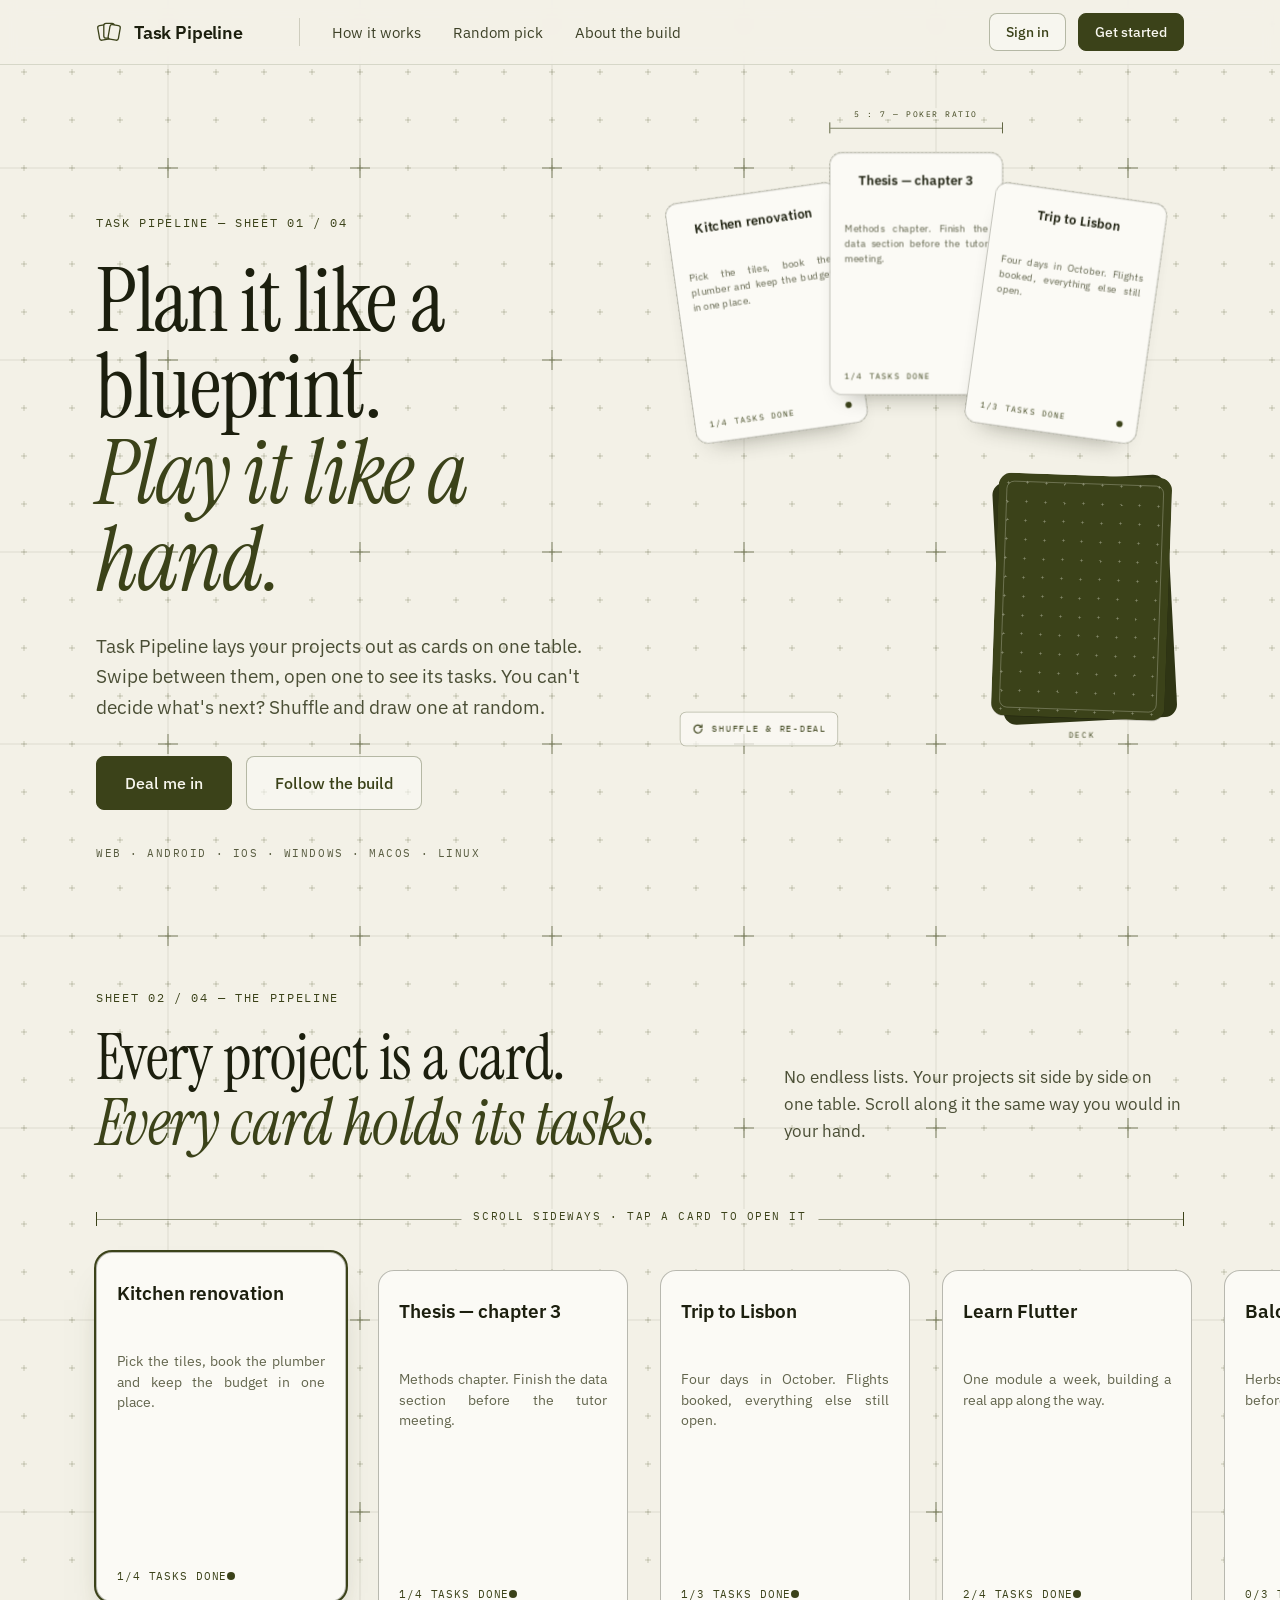
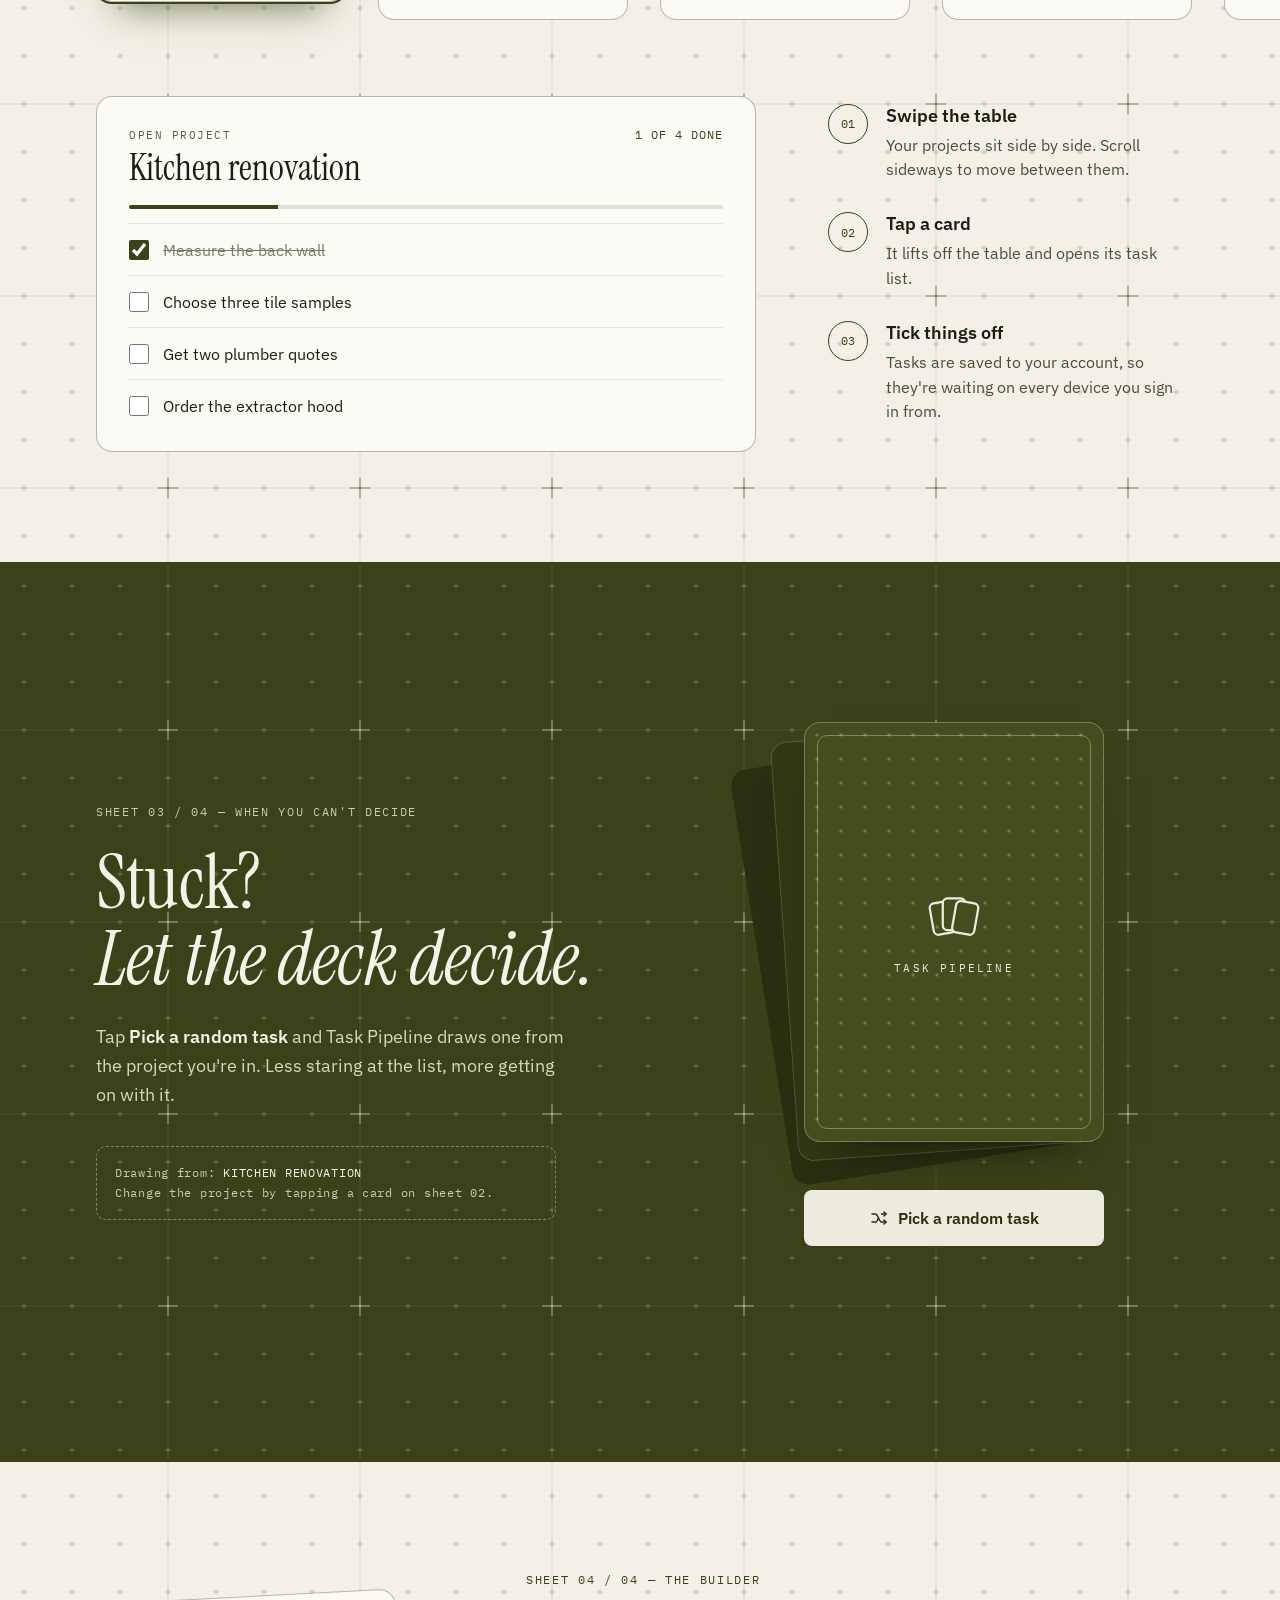
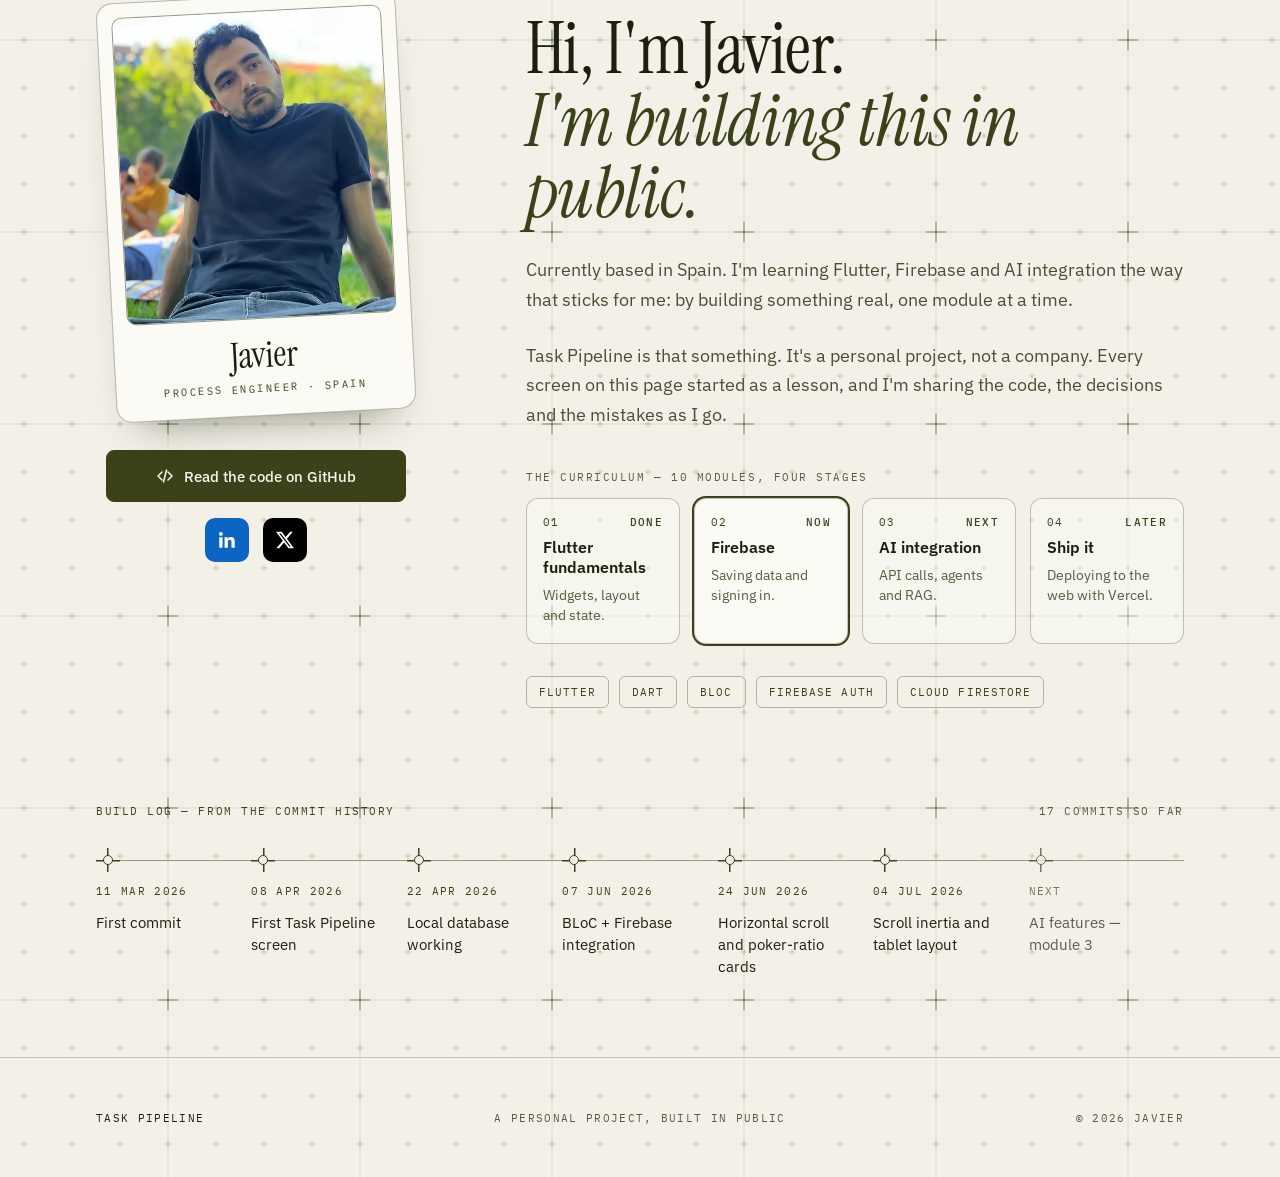
<file: task_pipeline/landing/index.html>
<!doctype html>
<html lang="en">
<head>
<meta charset="utf-8">
<meta name="viewport" content="width=device-width, initial-scale=1">
<title>Task Pipeline — plan it like a blueprint, play it like a hand</title>
<meta name="description" content="Task Pipeline lays your projects out as cards on one table. Swipe between them, open one to see its tasks, and draw one at random when you can't decide what's next.">
<link rel="canonical" href="https://taskpipelines.com/">
<meta name="theme-color" content="#3B4219">

<!-- Icons: SVG for modern browsers, .ico for older ones and Google, PNG for iOS home screens. -->
<link rel="icon" href="/favicon.svg" type="image/svg+xml">
<link rel="icon" href="/favicon.ico" sizes="32x32 48x48">
<link rel="apple-touch-icon" href="/apple-touch-icon.png">

<!-- Link previews (LinkedIn, WhatsApp, Facebook…). og:image must be an absolute URL. -->
<meta property="og:site_name" content="Task Pipeline">
<meta property="og:title" content="Task Pipeline">
<meta property="og:description" content="Plan it like a blueprint. Play it like a hand. Your projects as cards on one table.">
<meta property="og:type" content="website">
<meta property="og:url" content="https://taskpipelines.com/">
<meta property="og:image" content="https://taskpipelines.com/og-image.png">
<meta property="og:image:width" content="1200">
<meta property="og:image:height" content="630">
<meta property="og:image:alt" content="Task Pipeline: three project cards on a blueprint grid, with the headline Plan it like a blueprint, play it like a hand.">

<!-- Link previews on X. -->
<meta name="twitter:card" content="summary_large_image">
<meta name="twitter:site" content="@Jtlas3">
<meta name="twitter:title" content="Task Pipeline">
<meta name="twitter:description" content="Plan it like a blueprint. Play it like a hand. Your projects as cards on one table.">
<meta name="twitter:image" content="https://taskpipelines.com/og-image.png">

<!-- Tells search engines this page describes a free app. -->
<script type="application/ld+json">
{
  "@context": "https://schema.org",
  "@type": "SoftwareApplication",
  "name": "Task Pipeline",
  "description": "Task Pipeline lays your projects out as cards on one table. Swipe between them, open one to see its tasks, and draw one at random when you can't decide what's next.",
  "url": "https://taskpipelines.com/",
  "image": "https://taskpipelines.com/og-image.png",
  "applicationCategory": "ProductivityApplication",
  "operatingSystem": "Web, Android, iOS, Windows, macOS, Linux",
  "offers": { "@type": "Offer", "price": "0", "priceCurrency": "EUR" },
  "author": { "@type": "Person", "name": "Javier Tercero Lastres", "url": "https://www.linkedin.com/in/javier-tercero-lastres" }
}
</script>
<!-- Start downloading the fonts the first screen needs straight away
     (they're declared in styles.css). -->
<link rel="preload" href="fonts/instrument-serif.woff2" as="font" type="font/woff2" crossorigin>
<link rel="preload" href="fonts/plex-sans.woff2" as="font" type="font/woff2" crossorigin>
<link rel="stylesheet" href="styles.css">
<script src="main.js" defer></script>
<noscript><style>
  /* Without JavaScript the cards can't be dealt, so show them already dealt. */
  .deal-card { transform: rotate(var(--r)) !important; }
</style></noscript>
</head>
<body>

<!-- The app lives at app.taskpipelines.com. Both "start" links open it: ?start=trial begins a
     guest session straight away, ?start=signin opens the sign-in form. -->

<header class="nav">
  <div class="wrap nav-inner">
    <a class="brand" href="#top">
      <svg width="26" height="26" viewBox="0 0 30 30" aria-hidden="true" fill="none" stroke="currentColor" stroke-width="1.5"><rect x="3" y="7" width="12" height="17" rx="2.5" transform="rotate(-10 9 15.5)"/><rect x="9" y="5" width="12" height="17" rx="2.5" fill="#F3F1E7"/><rect x="15" y="7" width="12" height="17" rx="2.5" transform="rotate(10 21 15.5)" fill="#F3F1E7"/></svg>
      <span>Task Pipeline</span>
    </a>
    <nav class="nav-links" aria-label="Sections">
      <a href="#how">How it works</a>
      <a href="#pick">Random pick</a>
      <a href="#about">About the build</a>
    </nav>
    <div class="nav-actions">
      <a class="btn btn-outline btn-sm" href="https://app.taskpipelines.com/?start=signin">Sign in</a>
      <a class="btn btn-primary btn-sm" href="https://app.taskpipelines.com/?start=trial">Get started</a>
    </div>
  </div>
</header>

<main>

  <!-- SHEET 01 — HERO -->
  <section id="top" class="hero">
    <div class="wrap hero-inner">
      <div class="hero-copy">
        <p class="eyebrow">Task Pipeline — sheet 01 / 04</p>
        <h1>Plan it like a blueprint.<br><span class="accent">Play it like a hand.</span></h1>
        <p class="lead">Task Pipeline lays your projects out as cards on one table. Swipe between them, open one to see its tasks. You can't decide what's next? Shuffle and draw one at random.</p>
        <div class="cta-row">
          <a class="btn btn-primary" href="https://app.taskpipelines.com/?start=trial">Deal me in</a>
          <a class="btn btn-outline" href="#about">Follow the build</a>
        </div>
        <p class="platforms">Web · Android · iOS · Windows · macOS · Linux</p>
      </div>

      <!-- The table: drawn at a fixed 660 × 820 and scaled to fit (main.js). -->
      <div class="fit-frame table-frame" data-fit-width="660" data-fit-height="820">
        <div class="fit-stage table" id="table">
          <div class="dim-line" aria-hidden="true"><span>5 : 7 — poker ratio</span></div>

          <div class="outline" style="--x:20px; --y:110px; --r:-8deg" aria-hidden="true">Project 01</div>
          <div class="outline" style="--x:210px; --y:60px; --r:0deg" aria-hidden="true">Project 02</div>
          <div class="outline" style="--x:400px; --y:110px; --r:8deg" aria-hidden="true">Project 03</div>

          <div class="deck-under" aria-hidden="true"></div>
          <div class="deck-top card-back" aria-hidden="true"></div>
          <div class="deck-label" aria-hidden="true">Deck</div>

          <!-- Each card flies from the deck (420, 470) to its outline.
               --dx/--dy: how far it starts from its outline; delays stagger the deal. -->
          <div class="deal-card" style="--x:20px; --y:110px; --r:-8deg; --dx:400px; --dy:360px; --deal-delay:150ms; --undeal-delay:120ms">
            <div class="face face-front">
              <p class="pc-name">Kitchen renovation</p>
              <p class="pc-summary">Pick the tiles, book the plumber and keep the budget in one place.</p>
              <p class="pc-foot"><span data-count-for="kitchen">1/4 tasks done</span><span class="dot" aria-hidden="true"></span></p>
            </div>
            <div class="face face-back card-back" aria-hidden="true"></div>
          </div>
          <div class="deal-card" style="--x:210px; --y:60px; --r:0deg; --dx:210px; --dy:410px; --deal-delay:320ms; --undeal-delay:60ms">
            <div class="face face-front">
              <p class="pc-name">Thesis — chapter 3</p>
              <p class="pc-summary">Methods chapter. Finish the data section before the tutor meeting.</p>
              <p class="pc-foot"><span data-count-for="thesis">1/4 tasks done</span><span class="dot" aria-hidden="true"></span></p>
            </div>
            <div class="face face-back card-back" aria-hidden="true"></div>
          </div>
          <div class="deal-card" style="--x:400px; --y:110px; --r:8deg; --dx:20px; --dy:360px; --deal-delay:490ms; --undeal-delay:0ms">
            <div class="face face-front">
              <p class="pc-name">Trip to Lisbon</p>
              <p class="pc-summary">Four days in October. Flights booked, everything else still open.</p>
              <p class="pc-foot"><span data-count-for="lisbon">1/3 tasks done</span><span class="dot" aria-hidden="true"></span></p>
            </div>
            <div class="face face-back card-back" aria-hidden="true"></div>
          </div>

          <button type="button" class="redeal" id="redeal">
            <svg width="16" height="16" viewBox="0 0 16 16" fill="none" stroke="currentColor" stroke-width="1.5" stroke-linecap="round" aria-hidden="true"><path d="M13 8a5 5 0 1 1-1.6-3.7"/><path d="M13 2.5v3h-3"/></svg>
            Shuffle &amp; re-deal
          </button>
        </div>
      </div>
    </div>
  </section>

  <!-- SHEET 02 — THE PIPELINE -->
  <section id="how" class="how">
    <div class="wrap">
      <div class="how-head">
        <div class="stack-20">
          <p class="eyebrow">Sheet 02 / 04 — the pipeline</p>
          <h2>Every project is a card.<br><span class="accent">Every card holds its tasks.</span></h2>
        </div>
        <p class="how-intro">No endless lists. Your projects sit side by side on one table. Scroll along it the same way you would in your hand.</p>
      </div>
      <div class="dimension" aria-hidden="true"><span>Scroll sideways · tap a card to open it</span></div>
    </div>

    <!-- Filled from the project list in main.js. -->
    <div class="card-row" id="card-row" role="group" aria-label="Sample projects"></div>

    <div class="wrap how-body">
      <div class="tasks-panel">
        <div class="tasks-head">
          <div>
            <p class="label">Open project</p>
            <p class="tasks-title" id="tasks-title">Kitchen renovation</p>
          </div>
          <p class="tasks-progress" id="tasks-progress">1 of 4 done</p>
        </div>
        <div class="progress" aria-hidden="true"><div class="progress-fill" id="progress-fill"></div></div>
        <ul class="task-list" id="task-list"></ul>
      </div>

      <ol class="steps">
        <li>
          <span class="step-num" aria-hidden="true">01</span>
          <div><h3>Swipe the table</h3><p>Your projects sit side by side. Scroll sideways to move between them.</p></div>
        </li>
        <li>
          <span class="step-num" aria-hidden="true">02</span>
          <div><h3>Tap a card</h3><p>It lifts off the table and opens its task list.</p></div>
        </li>
        <li>
          <span class="step-num" aria-hidden="true">03</span>
          <div><h3>Tick things off</h3><p>Tasks are saved to your account, so they're waiting on every device you sign in from.</p></div>
        </li>
      </ol>
    </div>
  </section>

  <!-- SHEET 03 — RANDOM PICK -->
  <section id="pick" class="pick">
    <div class="wrap pick-inner">
      <div class="pick-copy">
        <p class="eyebrow">Sheet 03 / 04 — when you can't decide</p>
        <h2>Stuck?<br><span class="accent">Let the deck decide.</span></h2>
        <p class="pick-lead">Tap <b>Pick a random task</b> and Task Pipeline draws one from the project you're in. Less staring at the list, more getting on with it.</p>
        <p class="drawing-from">Drawing from: <span id="drawing-from">Kitchen renovation</span><br>Change the project by tapping a card on sheet 02.</p>
      </div>

      <!-- The flip card: drawn at a fixed 460 × 620 and scaled to fit (main.js). -->
      <div class="fit-frame pick-frame" data-fit-width="460" data-fit-height="620">
        <div class="fit-stage pick-stage">
          <div class="pick-under-1" aria-hidden="true"></div>
          <div class="pick-under-2" aria-hidden="true"></div>
          <div class="flip-scene">
            <div class="flip" id="flip">
              <div class="flip-face flip-back card-back" aria-hidden="true">
                <div class="flip-back-inner">
                  <svg width="56" height="56" viewBox="0 0 30 30" fill="none" stroke="#ECEBDD" stroke-width="1.2"><rect x="3" y="7" width="12" height="17" rx="2.5" transform="rotate(-10 9 15.5)"/><rect x="9" y="5" width="12" height="17" rx="2.5" fill="#454D1E"/><rect x="15" y="7" width="12" height="17" rx="2.5" transform="rotate(10 21 15.5)" fill="#454D1E"/></svg>
                  <span>Task Pipeline</span>
                </div>
              </div>
              <div class="flip-face flip-front">
                <p class="drawn-from">Drawn from · <span id="drawn-project"></span></p>
                <p class="drawn-name" id="drawn-name" aria-live="polite"></p>
                <p class="drawn-foot"><span>Your next task</span><span class="dot" aria-hidden="true"></span></p>
              </div>
            </div>
          </div>
          <button type="button" class="pick-btn" id="pick-btn">
            <svg width="18" height="18" viewBox="0 0 18 18" fill="none" stroke="currentColor" stroke-width="1.5" stroke-linecap="round" stroke-linejoin="round" aria-hidden="true"><path d="M2 5h3.5c2.5 0 3.5 8 6 8H16"/><path d="M2 13h3.5c1.2 0 2-1.8 2.7-3.6"/><path d="M11.5 5H16"/><path d="M14 3l2 2-2 2"/><path d="M14 11l2 2-2 2"/></svg>
            <span id="pick-label">Pick a random task</span>
          </button>
        </div>
      </div>
    </div>
  </section>

  <!-- SHEET 04 — THE BUILDER -->
  <section id="about" class="about">
    <div class="wrap">
      <div class="about-inner">
        <div class="builder">
          <div class="builder-card">
          <div class="photo"><img src="javier.webp" alt="Javier" width="540" height="608" loading="lazy" decoding="async"></div>
            <div class="builder-name">
              <p class="builder-title">Javier</p>
              <p class="builder-meta">Process engineer · Spain</p>
            </div>
          </div>
          <div class="builder-links">
            <a class="btn btn-primary" href="https://github.com/Javier-Tercero/Task-pipeline">
              <svg width="18" height="18" viewBox="0 0 18 18" fill="none" stroke="currentColor" stroke-width="1.5" stroke-linecap="round" stroke-linejoin="round" aria-hidden="true"><path d="M6 5L2 9l4 4"/><path d="M12 5l4 4-4 4"/><path d="M10.5 3l-3 12"/></svg>
              Read the code on GitHub
            </a>
            <!-- Logos from Simple Icons (simpleicons.org). -->
            <div class="social">
              <a class="social-link social-linkedin" href="https://www.linkedin.com/in/javier-tercero-lastres" target="_blank" rel="noopener" aria-label="LinkedIn" title="LinkedIn">
                <svg width="22" height="22" viewBox="0 0 24 24" aria-hidden="true"><path fill="currentColor" d="M20.447 20.452h-3.554v-5.569c0-1.328-.027-3.037-1.852-3.037-1.853 0-2.136 1.445-2.136 2.939v5.667H9.351V9h3.414v1.561h.046c.477-.9 1.637-1.85 3.37-1.85 3.601 0 4.267 2.37 4.267 5.455v6.286zM5.337 7.433c-1.144 0-2.063-.926-2.063-2.065 0-1.138.92-2.063 2.063-2.063 1.14 0 2.064.925 2.064 2.063 0 1.139-.925 2.065-2.064 2.065zm1.782 13.019H3.555V9h3.564v11.452z"/></svg>
              </a>
              <a class="social-link social-x" href="https://www.x.com/Jtlas3" target="_blank" rel="noopener" aria-label="X" title="X">
                <svg width="18" height="18" viewBox="0 0 24 24" aria-hidden="true"><path fill="currentColor" d="M18.901 1.153h3.68l-8.04 9.19L24 22.846h-7.406l-5.8-7.584-6.638 7.584H.474l8.6-9.83L0 1.154h7.594l5.243 6.932ZM17.61 20.644h2.039L6.486 3.24H4.298Z"/></svg>
              </a>
            </div>
          </div>
        </div>

        <div class="story">
          <p class="eyebrow">Sheet 04 / 04 — the builder</p>
          <h2>Hi, I'm Javier.<br><span class="accent">I'm building this in public.</span></h2>
          <p>Currently based in Spain. I'm learning Flutter, Firebase and AI integration the way that sticks for me: by building something real, one module at a time.</p>
          <p>Task Pipeline is that something. It's a personal project, not a company. Every screen on this page started as a lesson, and I'm sharing the code, the decisions and the mistakes as I go.</p>

          <div class="curriculum">
            <p class="label">The curriculum — 10 modules, four stages</p>
            <ol class="stages">
              <li><p class="stage-top"><span>01</span><span>Done</span></p><h3>Flutter fundamentals</h3><p>Widgets, layout and state.</p></li>
              <li class="is-now"><p class="stage-top"><span>02</span><span>Now</span></p><h3>Firebase</h3><p>Saving data and signing in.</p></li>
              <li><p class="stage-top"><span>03</span><span>Next</span></p><h3>AI integration</h3><p>API calls, agents and RAG.</p></li>
              <li><p class="stage-top"><span>04</span><span>Later</span></p><h3>Ship it</h3><p>Deploying to the web with Vercel.</p></li>
            </ol>
          </div>

          <ul class="chips" aria-label="Built with">
            <li>Flutter</li><li>Dart</li><li>BLoC</li><li>Firebase Auth</li><li>Cloud Firestore</li>
          </ul>
        </div>
      </div>

      <div class="build-log">
        <p class="build-log-head"><span>Build log — from the commit history</span><span class="muted">17 commits so far</span></p>
        <ol class="log">
          <li><span class="log-mark" aria-hidden="true"></span><p class="log-date">11 Mar 2026</p><p>First commit</p></li>
          <li><span class="log-mark" aria-hidden="true"></span><p class="log-date">08 Apr 2026</p><p>First Task Pipeline screen</p></li>
          <li><span class="log-mark" aria-hidden="true"></span><p class="log-date">22 Apr 2026</p><p>Local database working</p></li>
          <li><span class="log-mark" aria-hidden="true"></span><p class="log-date">07 Jun 2026</p><p>BLoC + Firebase integration</p></li>
          <li><span class="log-mark" aria-hidden="true"></span><p class="log-date">24 Jun 2026</p><p>Horizontal scroll and poker-ratio cards</p></li>
          <li><span class="log-mark" aria-hidden="true"></span><p class="log-date">04 Jul 2026</p><p>Scroll inertia and tablet layout</p></li>
          <li class="is-next"><span class="log-mark" aria-hidden="true"></span><p class="log-date">Next</p><p>AI features — module 3</p></li>
        </ol>
      </div>
    </div>
  </section>

</main>

<footer class="footer">
  <div class="wrap footer-inner">
    <span class="footer-name">Task Pipeline</span>
    <span>A personal project, built in public</span>
    <span>© 2026 Javier</span>
  </div>
</footer>

</body>
</html>
</file>
<file: task_pipeline/landing/styles.css>
/* Task Pipeline landing page.
   Desktop follows the design (1440 wide); below 1100px sections stack, and
   below 640px everything is sized for a phone. */

/* Fonts, served from this site (Latin characters only), so the page needs no
   connection to Google before it can show text. `swap` shows a fallback font
   until each one has loaded. */
@font-face {
  font-family: 'IBM Plex Sans';
  font-style: normal;
  font-weight: 400 600; /* one variable file covers every weight in between */
  font-display: swap;
  src: url('fonts/plex-sans.woff2') format('woff2');
}
@font-face {
  font-family: 'IBM Plex Mono';
  font-style: normal;
  font-weight: 400;
  font-display: swap;
  src: url('fonts/plex-mono-400.woff2') format('woff2');
}
@font-face {
  font-family: 'IBM Plex Mono';
  font-style: normal;
  font-weight: 500;
  font-display: swap;
  src: url('fonts/plex-mono-500.woff2') format('woff2');
}
@font-face {
  font-family: 'Instrument Serif';
  font-style: normal;
  font-weight: 400;
  font-display: swap;
  src: url('fonts/instrument-serif.woff2') format('woff2');
}
@font-face {
  font-family: 'Instrument Serif';
  font-style: italic;
  font-weight: 400;
  font-display: swap;
  src: url('fonts/instrument-serif-italic.woff2') format('woff2');
}

:root {
  --ink: #1C1F0E;
  --olive: #3B4219;
  --olive-dark: #2F3514;
  --paper: #F3F1E7;
  --card: #FBFAF5;
  --text: #4A4E35;
  --text-soft: #62654D;
  --label: #585C40;
  --link: #3E4228;
  --cream: #ECEBDD;
  --on-olive: #F7F6EE;

  --serif: 'Instrument Serif', Georgia, serif;
  --sans: 'IBM Plex Sans', system-ui, sans-serif;
  --mono: 'IBM Plex Mono', ui-monospace, monospace;

  --pad: 96px; /* side gutter */

  /* Blueprint grid: small crosses every 48px, a large cross and faint lines
     every 192px. Same geometry as the app's CrossPatternPainter. */
  --grid-minor: url("data:image/svg+xml,%3Csvg xmlns='http://www.w3.org/2000/svg' width='48' height='48'%3E%3Cpath d='M21 24h6M24 21v6' stroke='%233B4219' stroke-opacity='0.25' fill='none'/%3E%3C/svg%3E");
  --grid-major: url("data:image/svg+xml,%3Csvg xmlns='http://www.w3.org/2000/svg' width='192' height='192'%3E%3Cpath d='M168 0v192M0 168h192' stroke='%233B4219' stroke-opacity='0.12' fill='none'/%3E%3Cpath d='M158 168h20M168 158v20' stroke='%233B4219' stroke-opacity='0.42' stroke-width='1.5' fill='none'/%3E%3C/svg%3E");
  --grid-minor-dark: url("data:image/svg+xml,%3Csvg xmlns='http://www.w3.org/2000/svg' width='48' height='48'%3E%3Cpath d='M21 24h6M24 21v6' stroke='%23ECEBDD' stroke-opacity='0.22' fill='none'/%3E%3C/svg%3E");
  --grid-major-dark: url("data:image/svg+xml,%3Csvg xmlns='http://www.w3.org/2000/svg' width='192' height='192'%3E%3Cpath d='M168 0v192M0 168h192' stroke='%23ECEBDD' stroke-opacity='0.08' fill='none'/%3E%3Cpath d='M158 168h20M168 158v20' stroke='%23ECEBDD' stroke-opacity='0.4' stroke-width='1.5' fill='none'/%3E%3C/svg%3E");
  --card-back: url("data:image/svg+xml,%3Csvg xmlns='http://www.w3.org/2000/svg' width='24' height='24'%3E%3Cpath d='M10 12h4M12 10v4' stroke='%23ECEBDD' stroke-opacity='0.28' fill='none'/%3E%3C/svg%3E");

  color-scheme: light;
}

@media (max-width: 1100px) { :root { --pad: 48px; } }
@media (max-width: 640px)  { :root { --pad: 20px; } }

*, *::before, *::after { box-sizing: border-box; }

html { scroll-behavior: smooth; }

body {
  margin: 0;
  font-family: var(--sans);
  color: var(--ink);
  background-color: var(--paper);
  background-image: var(--grid-major), var(--grid-minor);
}

h1, h2, h3, p, ul, ol { margin: 0; }
ul, ol { padding: 0; list-style: none; }

a { color: var(--olive); }
a:hover { color: var(--ink); }

:focus-visible { outline: 2px solid var(--olive); outline-offset: 3px; }

.wrap {
  max-width: 1440px;
  margin: 0 auto;
  padding-left: var(--pad);
  padding-right: var(--pad);
}

/* ---- Shared type ---------------------------------------------------------- */

.eyebrow,
.label {
  font-family: var(--mono);
  font-size: 12px;
  letter-spacing: 0.14em;
  text-transform: uppercase;
  color: var(--olive);
}
.label { font-size: 11px; color: var(--label); }

h1, h2 {
  font-family: var(--serif);
  font-weight: 400;
  letter-spacing: -0.01em;
}
.accent { font-style: italic; color: var(--olive); }

.dot {
  width: 8px;
  height: 8px;
  border-radius: 50%;
  background: var(--olive);
}

/* ---- Buttons -------------------------------------------------------------- */

.btn {
  display: inline-flex;
  align-items: center;
  justify-content: center;
  gap: 10px;
  height: 54px;
  padding: 0 28px;
  border-radius: 8px;
  font-family: var(--sans);
  font-size: 16px;
  font-weight: 500;
  text-decoration: none;
  white-space: nowrap;
  cursor: pointer;
  transition: background-color 150ms, border-color 150ms;
}
.btn-primary { background: var(--olive); color: var(--on-olive); border: 1px solid var(--olive); }
.btn-primary:hover { background: var(--olive-dark); border-color: var(--olive-dark); color: var(--on-olive); }
.btn-outline { color: var(--olive); border: 1px solid rgba(59, 66, 25, 0.35); background: rgba(251, 250, 245, 0.6); }
.btn-outline:hover { color: var(--olive); border-color: var(--olive); }
.btn-sm { height: 38px; padding: 0 16px; font-size: 14px; }

/* Social links: each platform's logo on its own colour. */
.social { display: flex; justify-content: center; gap: 14px; margin-top: 4px; }
.social-link {
  width: 44px;
  height: 44px;
  border-radius: 10px;
  display: flex;
  align-items: center;
  justify-content: center;
  color: #FFFFFF;
  transition: background-color 150ms, transform 150ms;
}
.social-link:hover { color: #FFFFFF; transform: translateY(-2px); }
.social-linkedin { background: #0A66C2; }
.social-linkedin:hover { background: #004182; }
.social-x { background: #000000; }
.social-x:hover { background: #2F3336; }

/* ---- Nav ------------------------------------------------------------------ */

/* The bar stays at the top while scrolling; anchor jumps stop below it. */
html { scroll-padding-top: 64px; }

.nav {
  position: sticky;
  top: 0;
  z-index: 10;
  border-bottom: 1px solid rgba(59, 66, 25, 0.15);
  background: rgba(243, 241, 231, 0.88);
  -webkit-backdrop-filter: blur(8px);
  backdrop-filter: blur(8px);
}
.nav-inner { height: 64px; display: flex; align-items: center; gap: 24px; }

.brand {
  display: flex;
  align-items: center;
  gap: 12px;
  color: var(--ink);
  text-decoration: none;
  font-size: 18px;
  font-weight: 600;
  letter-spacing: -0.01em;
}
.brand svg { color: var(--olive); flex: none; }

.nav-links {
  flex: 1;
  display: flex;
  align-items: center;
  gap: 32px;
  height: 28px;
  margin-left: 32px;
  padding-left: 32px;
  border-left: 1px solid rgba(59, 66, 25, 0.2);
  font-size: 15px;
}
.nav-links a { color: var(--link); text-decoration: none; }
.nav-links a:hover { color: var(--olive); }

.nav-actions { display: flex; gap: 12px; margin-left: auto; }

@media (max-width: 900px) {
  .nav-links { display: none; }
}
@media (max-width: 440px) {
  .nav-inner { gap: 12px; }
  .brand span { display: none; }
  .nav-actions { gap: 8px; }
  .nav-actions .btn-sm { padding: 0 14px; }
}

/* ---- Fixed-size scenes that scale to fit (main.js sets the scale) ---------- */

.fit-frame { position: relative; width: 100%; }
.fit-stage { position: absolute; left: 0; top: 0; transform-origin: 0 0; }

/* ---- Sheet 01: hero --------------------------------------------------------- */

.hero-inner {
  display: grid;
  grid-template-columns: minmax(0, 560px) minmax(0, 660px);
  justify-content: space-between;
  column-gap: 48px;
  padding-top: 40px;
  padding-bottom: 20px;
}

.hero-copy {
  padding-top: 110px;
  display: flex;
  flex-direction: column;
  gap: 28px;
}

h1 {
  font-size: 88px;
  line-height: 0.98;
  letter-spacing: -0.015em;
}

.lead {
  max-width: 500px;
  font-size: 19px;
  line-height: 1.6;
  color: var(--text);
}

.cta-row { display: flex; flex-wrap: wrap; gap: 14px; margin-top: 6px; }

.platforms {
  margin-top: 8px;
  font-family: var(--mono);
  font-size: 11px;
  letter-spacing: 0.14em;
  text-transform: uppercase;
  color: var(--label);
}

.table-frame { max-width: 660px; height: 820px; }
.table { width: 660px; height: 820px; perspective: 1600px; }

.dim-line {
  position: absolute;
  left: 210px;
  top: 22px;
  width: 220px;
  height: 14px;
  border-left: 1px solid var(--olive);
  border-right: 1px solid var(--olive);
}
.dim-line::before {
  content: "";
  position: absolute;
  left: 0;
  right: 0;
  top: 7px;
  border-top: 1px solid rgba(59, 66, 25, 0.6);
}
.dim-line span {
  position: absolute;
  left: 50%;
  top: -18px;
  transform: translateX(-50%);
  padding: 0 6px;
  background: var(--paper);
  font-family: var(--mono);
  font-size: 10.5px;
  letter-spacing: 0.12em;
  text-transform: uppercase;
  color: var(--olive);
  white-space: nowrap;
}

/* Dashed drafting outlines where the cards land. */
.outline {
  position: absolute;
  left: var(--x);
  top: var(--y);
  width: 220px;
  height: 308px;
  border: 1.5px dashed rgba(59, 66, 25, 0.45);
  border-radius: 16px;
  transform: rotate(var(--r));
  display: flex;
  align-items: flex-end;
  justify-content: center;
  padding-bottom: 16px;
  font-family: var(--mono);
  font-size: 10.5px;
  letter-spacing: 0.14em;
  text-transform: uppercase;
  color: rgba(59, 66, 25, 0.7);
}

/* A card back: olive with a small cross pattern and an inset border. */
.card-back {
  background-color: var(--olive);
  background-image: var(--card-back);
  overflow: hidden;
}
.card-back::after {
  content: "";
  position: absolute;
  inset: 10px;
  border: 1px solid rgba(236, 235, 221, 0.35);
  border-radius: 10px;
}

.deck-under,
.deck-top {
  position: absolute;
  width: 220px;
  height: 308px;
  border-radius: 16px;
}
.deck-under { left: 424px; top: 474px; background: var(--olive-dark); transform: rotate(-3deg); }
.deck-top { left: 420px; top: 470px; transform: rotate(2deg); box-shadow: 0 1px 0 rgba(0, 0, 0, 0.2); }

.deck-label {
  position: absolute;
  left: 420px;
  top: 792px;
  width: 220px;
  text-align: center;
  font-family: var(--mono);
  font-size: 10.5px;
  letter-spacing: 0.14em;
  text-transform: uppercase;
  color: var(--olive);
}

/* A dealt card starts face down on the deck; .is-dealt on the table sends it
   to its outline, turning face up. */
.deal-card {
  position: absolute;
  left: var(--x);
  top: var(--y);
  width: 220px;
  height: 308px;
  transform-style: preserve-3d;
  transform: translate(var(--dx), var(--dy)) rotate(2deg) rotateY(180deg);
  transition: transform 950ms cubic-bezier(0.2, 0.8, 0.2, 1) var(--undeal-delay);
}
.table.is-dealt .deal-card {
  transform: translate(0, 0) rotate(var(--r)) rotateY(0deg);
  transition-delay: var(--deal-delay);
}

.face {
  position: absolute;
  inset: 0;
  border-radius: 16px;
  -webkit-backface-visibility: hidden;
  backface-visibility: hidden;
}
.face-front {
  background: var(--card);
  border: 1px solid rgba(28, 31, 14, 0.3);
  box-shadow: 0 20px 30px -22px rgba(28, 31, 14, 0.45);
  padding: 24px 18px 16px;
  display: flex;
  flex-direction: column;
}
.face-back { transform: rotateY(180deg); }

/* Card text, shared by the hero cards. */
.pc-name { font-size: 17px; font-weight: 600; text-align: center; color: var(--ink); }
.pc-summary {
  margin-top: 40px;
  font-size: 12.5px;
  line-height: 1.5;
  color: var(--text-soft);
  text-align: justify;
}
.pc-foot {
  margin-top: auto;
  display: flex;
  justify-content: space-between;
  align-items: center;
  font-family: var(--mono);
  font-size: 10.5px;
  letter-spacing: 0.08em;
  text-transform: uppercase;
  color: var(--olive);
}

.redeal {
  position: absolute;
  left: 20px;
  top: 770px;
  height: 44px;
  padding: 0 14px;
  display: inline-flex;
  align-items: center;
  gap: 10px;
  border: 1px solid rgba(59, 66, 25, 0.35);
  border-radius: 8px;
  background: rgba(251, 250, 245, 0.7);
  color: var(--olive);
  font-family: var(--mono);
  font-size: 11px;
  letter-spacing: 0.14em;
  text-transform: uppercase;
  cursor: pointer;
}
.redeal:hover { border-color: var(--olive); }

@media (max-width: 1100px) {
  .hero-inner { grid-template-columns: minmax(0, 1fr); padding-bottom: 56px; }
  .hero-copy { padding-top: 56px; }
  .table-frame { margin: 40px auto 0; }
  h1 { font-size: 72px; }
}
@media (max-width: 640px) {
  .hero-copy { padding-top: 40px; gap: 22px; }
  h1 { font-size: 50px; }
  .lead { font-size: 17px; }
  .cta-row .btn { flex: 1 1 auto; }
}

/* ---- Sheet 02: the pipeline --------------------------------------------- */

.how { padding-top: 110px; padding-bottom: 110px; }

.how-head {
  display: flex;
  flex-wrap: wrap;
  justify-content: space-between;
  align-items: flex-end;
  gap: 32px 64px;
}
.stack-20 { display: flex; flex-direction: column; gap: 20px; }
.how h2 { font-size: 64px; line-height: 1.02; }
.how-intro { max-width: 400px; margin-bottom: 10px; font-size: 17px; line-height: 1.6; color: var(--text); }

.dimension {
  position: relative;
  height: 14px;
  margin-top: 56px;
  border-left: 1px solid var(--olive);
  border-right: 1px solid var(--olive);
}
.dimension::before {
  content: "";
  position: absolute;
  left: 0;
  right: 0;
  top: 7px;
  border-top: 1px solid rgba(59, 66, 25, 0.5);
}
.dimension span {
  position: absolute;
  left: 50%;
  top: -3px;
  transform: translateX(-50%);
  padding: 0 12px;
  background: var(--paper);
  font-family: var(--mono);
  font-size: 11px;
  letter-spacing: 0.14em;
  text-transform: uppercase;
  color: var(--olive);
  white-space: nowrap;
}

.card-row {
  max-width: 1440px;
  margin: 0 auto;
  display: flex;
  gap: 32px;
  overflow-x: auto;
  scroll-snap-type: x mandatory;
  padding: 44px var(--pad) 40px;
}

.project-card {
  flex: 0 0 250px;
  width: 250px;
  height: 350px;
  scroll-snap-align: center;
  padding: 28px 20px 18px;
  display: flex;
  flex-direction: column;
  border: 1px solid rgba(28, 31, 14, 0.3);
  border-radius: 16px;
  background: var(--card);
  font-family: inherit;
  color: inherit;
  text-align: left;
  cursor: pointer;
  transition: transform 320ms cubic-bezier(0.2, 0.8, 0.2, 1), box-shadow 320ms;
}
.project-card[aria-pressed="true"] {
  transform: translateY(-18px);
  box-shadow: 0 0 0 2px var(--olive), 0 26px 36px -22px rgba(59, 66, 25, 0.7);
}
.project-card .pc-name { font-size: 19px; }
.project-card .pc-summary { margin-top: 46px; font-size: 13.5px; line-height: 1.55; }
.project-card .pc-foot { font-size: 11px; }

.how-body {
  display: flex;
  align-items: flex-start;
  gap: 48px 72px;
  padding-top: 36px;
}

.tasks-panel {
  flex: 0 1 660px;
  padding: 30px 32px 20px;
  border-radius: 16px;
  background: var(--card);
  border: 1px solid rgba(28, 31, 14, 0.3);
}
.tasks-head { display: flex; justify-content: space-between; align-items: baseline; gap: 24px; }
.tasks-head .label { margin-bottom: 6px; }
.tasks-title { font-family: var(--serif); font-size: 36px; line-height: 1.1; }
.tasks-progress {
  font-family: var(--mono);
  font-size: 12px;
  letter-spacing: 0.08em;
  text-transform: uppercase;
  color: var(--olive);
  white-space: nowrap;
}

.progress {
  height: 4px;
  margin: 18px 0 14px;
  border-radius: 2px;
  background: rgba(59, 66, 25, 0.14);
  overflow: hidden;
}
.progress-fill { height: 4px; width: 0; background: var(--olive); transition: width 300ms; }

.task-list label {
  display: flex;
  align-items: center;
  gap: 14px;
  min-height: 52px;
  border-top: 1px solid rgba(59, 66, 25, 0.12);
  cursor: pointer;
  font-size: 16px;
}
.task-list input {
  width: 20px;
  height: 20px;
  margin: 0;
  flex: none;
  accent-color: var(--olive);
}
.task-list input:checked + span { color: #7A7D62; text-decoration: line-through; }

.steps { flex: 1; display: flex; flex-direction: column; gap: 30px; padding-top: 8px; }
.steps li { display: flex; gap: 18px; }
.step-num {
  flex: none;
  width: 40px;
  height: 40px;
  border-radius: 50%;
  border: 1px solid var(--olive);
  display: flex;
  align-items: center;
  justify-content: center;
  font-family: var(--mono);
  font-size: 12px;
  color: var(--olive);
}
.steps h3 { font-size: 18px; font-weight: 600; margin-bottom: 6px; }
.steps p { font-size: 16px; line-height: 1.55; color: var(--text); }

@media (max-width: 1100px) {
  .how-body { flex-direction: column; }
  .tasks-panel { flex: none; width: 100%; max-width: 660px; }
  .how h2 { font-size: 52px; }
}
@media (max-width: 640px) {
  .how { padding-top: 72px; padding-bottom: 72px; }
  .how h2 { font-size: 40px; }
  .dimension span { white-space: normal; width: max-content; max-width: 90%; text-align: center; }
  .card-row { gap: 20px; }
  .tasks-panel { padding: 24px 20px 14px; }
  .tasks-head { flex-direction: column; gap: 8px; }
  .tasks-title { font-size: 30px; }
}

/* ---- Sheet 03: random pick ---------------------------------------------- */

.pick {
  background-color: var(--olive);
  background-image: var(--grid-major-dark), var(--grid-minor-dark);
  color: var(--cream);
  overflow: hidden;
}

.pick-inner {
  display: grid;
  grid-template-columns: minmax(0, 560px) minmax(0, 460px);
  justify-content: space-between;
  align-items: center;
  column-gap: 48px;
  min-height: 900px;
  padding-top: 80px;
  padding-bottom: 80px;
}

.pick-copy { display: flex; flex-direction: column; gap: 26px; }
.pick .eyebrow { color: #C9CCAE; }
.pick h2 { font-size: 76px; line-height: 1; color: #F4F3E8; }
.pick .accent { color: #F4F3E8; }
.pick-lead { max-width: 480px; font-size: 18px; line-height: 1.6; color: #D6D8BF; }
.pick-lead b { font-weight: 600; color: #F4F3E8; }

.drawing-from {
  max-width: 460px;
  margin-top: 10px;
  padding: 16px 18px;
  border: 1px dashed rgba(236, 235, 221, 0.4);
  border-radius: 10px;
  font-family: var(--mono);
  font-size: 12px;
  line-height: 1.7;
  letter-spacing: 0.06em;
  color: #C9CCAE;
}
.drawing-from span { color: #F4F3E8; text-transform: uppercase; }

.pick-frame { max-width: 460px; height: 620px; }
.pick-stage { width: 460px; height: 620px; }

.pick-under-1,
.pick-under-2 {
  position: absolute;
  width: 300px;
  height: 420px;
  border-radius: 16px;
}
.pick-under-1 { left: 36px; top: 44px; background: #2A2F11; transform: rotate(-9deg); }
.pick-under-2 {
  left: 60px;
  top: 30px;
  background: #323814;
  border: 1px solid rgba(236, 235, 221, 0.18);
  transform: rotate(-4deg);
}

.flip-scene { position: absolute; left: 80px; top: 20px; width: 300px; height: 420px; perspective: 1400px; }
.flip {
  position: relative;
  width: 300px;
  height: 420px;
  transform-style: preserve-3d;
  transition: transform 560ms cubic-bezier(0.3, 0.7, 0.2, 1);
}
.flip.is-flipped { transform: rotateY(180deg); }

.flip-face {
  position: absolute;
  inset: 0;
  border-radius: 16px;
  -webkit-backface-visibility: hidden;
  backface-visibility: hidden;
  box-shadow: 0 30px 50px -30px rgba(0, 0, 0, 0.6);
}
.flip-back { background-color: #454D1E; border: 1px solid rgba(236, 235, 221, 0.3); }
.flip-back::after { inset: 12px; }
.flip-back-inner {
  position: absolute;
  inset: 12px;
  display: flex;
  flex-direction: column;
  align-items: center;
  justify-content: center;
  gap: 16px;
  font-family: var(--mono);
  font-size: 11px;
  letter-spacing: 0.2em;
  text-transform: uppercase;
  color: var(--cream);
}
.flip-front {
  transform: rotateY(180deg);
  background: var(--card);
  color: var(--ink);
  padding: 28px 24px 22px;
  display: flex;
  flex-direction: column;
}
.drawn-from {
  text-align: center;
  font-family: var(--mono);
  font-size: 10.5px;
  letter-spacing: 0.14em;
  text-transform: uppercase;
  color: var(--label);
}
.drawn-name {
  flex: 1;
  display: flex;
  align-items: center;
  justify-content: center;
  text-align: center;
  font-family: var(--serif);
  font-size: 36px;
  line-height: 1.12;
}
.drawn-foot {
  display: flex;
  justify-content: space-between;
  align-items: center;
  font-family: var(--mono);
  font-size: 10.5px;
  letter-spacing: 0.1em;
  text-transform: uppercase;
  color: var(--olive);
}

.pick-btn {
  position: absolute;
  left: 80px;
  top: 488px;
  width: 300px;
  height: 56px;
  border: none;
  border-radius: 8px;
  background: var(--cream);
  color: #2A2F11;
  font-family: var(--sans);
  font-size: 16px;
  font-weight: 600;
  cursor: pointer;
  display: flex;
  align-items: center;
  justify-content: center;
  gap: 10px;
}
.pick-btn:hover { background: #F7F6EE; }
.pick :focus-visible { outline-color: var(--cream); }

@media (max-width: 1100px) {
  .pick-inner { grid-template-columns: minmax(0, 1fr); min-height: 0; padding-top: 96px; }
  .pick-frame { margin: 48px auto 0; }
  .pick h2 { font-size: 64px; }
}
@media (max-width: 640px) {
  .pick-inner { padding-top: 72px; padding-bottom: 56px; }
  .pick h2 { font-size: 48px; }
  .pick-lead { font-size: 17px; }
}

/* ---- Sheet 04: the builder ------------------------------------------------- */

.about { padding-top: 110px; padding-bottom: 80px; }

.about-inner { display: flex; align-items: flex-start; gap: 64px 110px; }

.builder {
  flex: 0 0 320px;
  display: flex;
  flex-direction: column;
  align-items: center;
  gap: 34px;
  padding-top: 24px;
}
.builder-card {
  width: 300px;
  height: 420px;
  padding: 14px 14px 20px;
  display: flex;
  flex-direction: column;
  gap: 18px;
  border-radius: 16px;
  background: var(--card);
  border: 1px solid rgba(28, 31, 14, 0.3);
  box-shadow: 0 26px 40px -26px rgba(28, 31, 14, 0.5);
  transform: rotate(-3deg);
}
.photo {
  flex: 1;
  min-height: 0;    /* let the box be smaller than the image, so it fits the card */
  overflow: hidden; /* clip the image to the rounded corners */
  display: flex;
  align-items: center;
  justify-content: center;
  border-radius: 10px;
  border: 1px solid rgba(59, 66, 25, 0.5);
  background: rgba(59, 66, 25, 0.06);
  font-family: var(--mono);
  font-size: 11px;
  letter-spacing: 0.14em;
  color: var(--label);
}
.photo img {
  width: 100%;
  height: 100%;
  object-fit: cover;
  object-position: center 30%; /* keep the face in view when cropping */
  display: block;
}
.builder-name { text-align: center; }
.builder-title { font-family: var(--serif); font-size: 36px; line-height: 1; }
.builder-meta {
  margin-top: 8px;
  font-family: var(--mono);
  font-size: 10.5px;
  letter-spacing: 0.14em;
  text-transform: uppercase;
  color: var(--olive);
}
.builder-links { width: 300px; display: flex; flex-direction: column; gap: 12px; }
.builder-links .btn { height: 52px; font-size: 15px; }

.story { flex: 1; display: flex; flex-direction: column; gap: 26px; }
.story h2 { font-size: 72px; line-height: 1; }
.story > p:not(.eyebrow) { max-width: 700px; font-size: 18px; line-height: 1.65; color: var(--text); }

.curriculum { margin-top: 14px; display: flex; flex-direction: column; gap: 14px; }
.stages { display: grid; grid-template-columns: repeat(4, minmax(0, 1fr)); gap: 14px; }
.stages li {
  min-height: 128px;
  padding: 16px 16px 18px;
  display: flex;
  flex-direction: column;
  gap: 8px;
  border-radius: 12px;
  background: rgba(251, 250, 245, 0.45);
  border: 1px solid rgba(28, 31, 14, 0.25);
}
.stages li.is-now { background: var(--card); box-shadow: 0 0 0 2px var(--olive); }
.stage-top {
  display: flex;
  justify-content: space-between;
  align-items: center;
  font-family: var(--mono);
  font-size: 11px;
  letter-spacing: 0.12em;
  text-transform: uppercase;
  color: var(--olive);
}
.stage-top span:last-child { font-weight: 500; }
.stages h3 { font-size: 16px; font-weight: 600; }
.stages p:not(.stage-top) { font-size: 14px; line-height: 1.45; color: var(--label); }

.chips { display: flex; flex-wrap: wrap; gap: 10px; margin-top: 6px; }
.chips li {
  padding: 8px 12px;
  border-radius: 6px;
  border: 1px solid rgba(59, 66, 25, 0.35);
  font-family: var(--mono);
  font-size: 11px;
  letter-spacing: 0.1em;
  text-transform: uppercase;
  color: var(--olive);
}

.build-log { margin-top: 96px; }
.build-log-head {
  display: flex;
  flex-wrap: wrap;
  justify-content: space-between;
  gap: 8px;
  font-family: var(--mono);
  font-size: 11px;
  letter-spacing: 0.14em;
  text-transform: uppercase;
  color: var(--olive);
}
.muted { color: var(--label); }

/* A horizontal timeline: a line through a marker per entry. */
.log { position: relative; display: flex; margin-top: 30px; }
.log::before {
  content: "";
  position: absolute;
  left: 0;
  right: 0;
  top: 12px;
  border-top: 1px solid rgba(59, 66, 25, 0.5);
}
.log li { position: relative; flex: 1; display: flex; flex-direction: column; gap: 12px; padding-right: 18px; }
.log li.is-next { opacity: 0.7; }
.log p { font-size: 15px; line-height: 1.45; color: var(--ink); }
.log .log-date {
  font-family: var(--mono);
  font-size: 11px;
  letter-spacing: 0.12em;
  text-transform: uppercase;
  color: var(--olive);
}
/* The marker: a cross with a small ring, as in the design. */
.log-mark {
  position: relative;
  width: 24px;
  height: 24px;
  background:
    linear-gradient(var(--olive), var(--olive)) center / 1.5px 100% no-repeat,
    linear-gradient(var(--olive), var(--olive)) center / 100% 1.5px no-repeat;
}
.log-mark::after {
  content: "";
  position: absolute;
  inset: 7px;
  border-radius: 50%;
  border: 1.5px solid var(--olive);
  background: var(--paper);
}

@media (max-width: 1100px) {
  .about-inner { flex-direction: column; align-items: stretch; }
  .builder { flex: none; }
  .story h2 { font-size: 60px; }
  .stages { grid-template-columns: repeat(2, minmax(0, 1fr)); }

  /* The timeline turns vertical: the line runs down the left. */
  .log { flex-direction: column; gap: 22px; }
  .log::before { left: 12px; right: auto; top: 0; bottom: 0; border-top: 0; border-left: 1px solid rgba(59, 66, 25, 0.5); }
  .log li { display: grid; grid-template-columns: 24px 1fr; column-gap: 18px; row-gap: 4px; padding-right: 0; }
  .log-mark { grid-row: span 2; }
}
@media (max-width: 640px) {
  .about { padding-top: 72px; }
  .story h2 { font-size: 44px; }
  .stages { grid-template-columns: minmax(0, 1fr); }
  .build-log { margin-top: 64px; }
}

/* ---- Footer ----------------------------------------------------------------- */

.footer-inner {
  min-height: 120px;
  display: flex;
  flex-wrap: wrap;
  align-items: center;
  justify-content: space-between;
  gap: 12px 24px;
  font-family: var(--mono);
  font-size: 11px;
  letter-spacing: 0.12em;
  text-transform: uppercase;
  color: var(--label);
}
.footer .wrap { border-top: 1px solid rgba(59, 66, 25, 0.25); }
.footer-name { color: var(--ink); }

@media (max-width: 640px) {
  .footer-inner { flex-direction: column; align-items: flex-start; justify-content: center; padding-top: 24px; padding-bottom: 24px; }
}

/* ---- Reduced motion ------------------------------------------------------- */

@media (prefers-reduced-motion: reduce) {
  html { scroll-behavior: auto; }
  *, *::before, *::after {
    transition-duration: 0.01ms !important;
    transition-delay: 0ms !important;
  }
}
</file>
